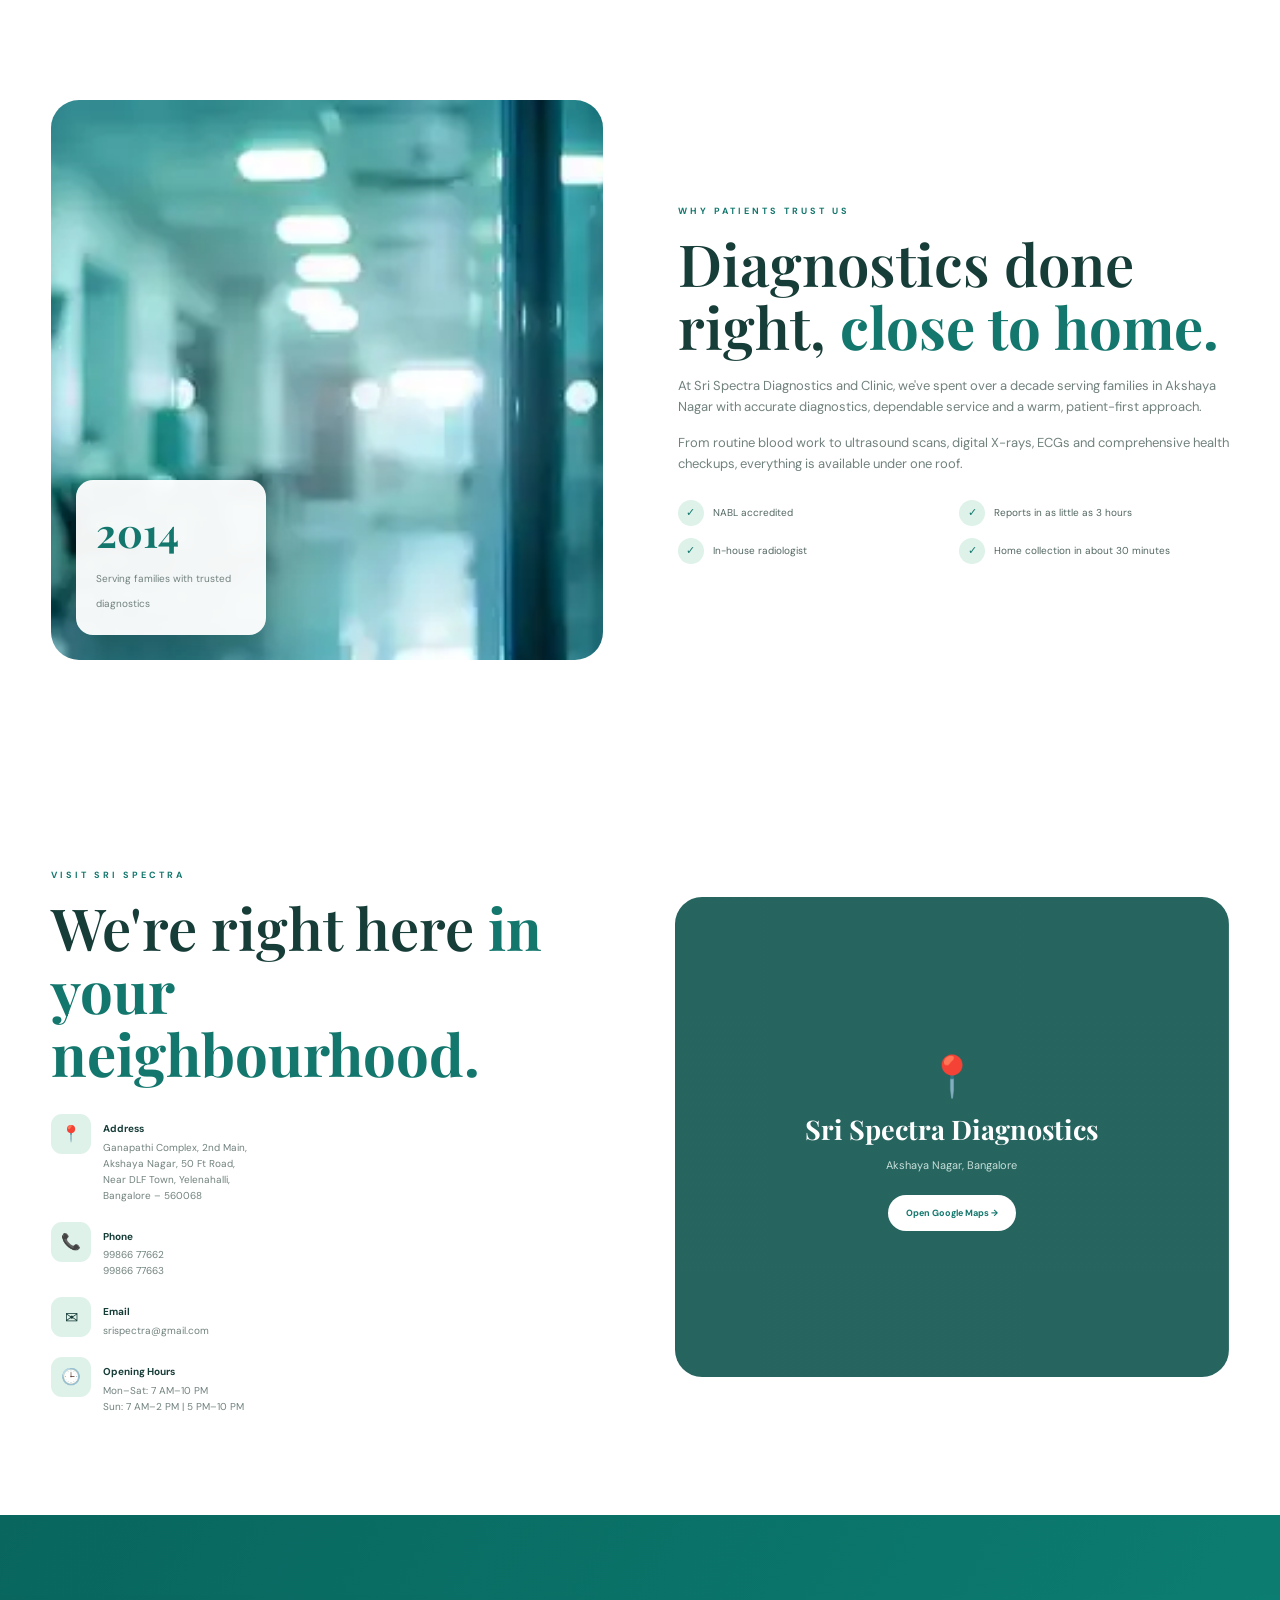
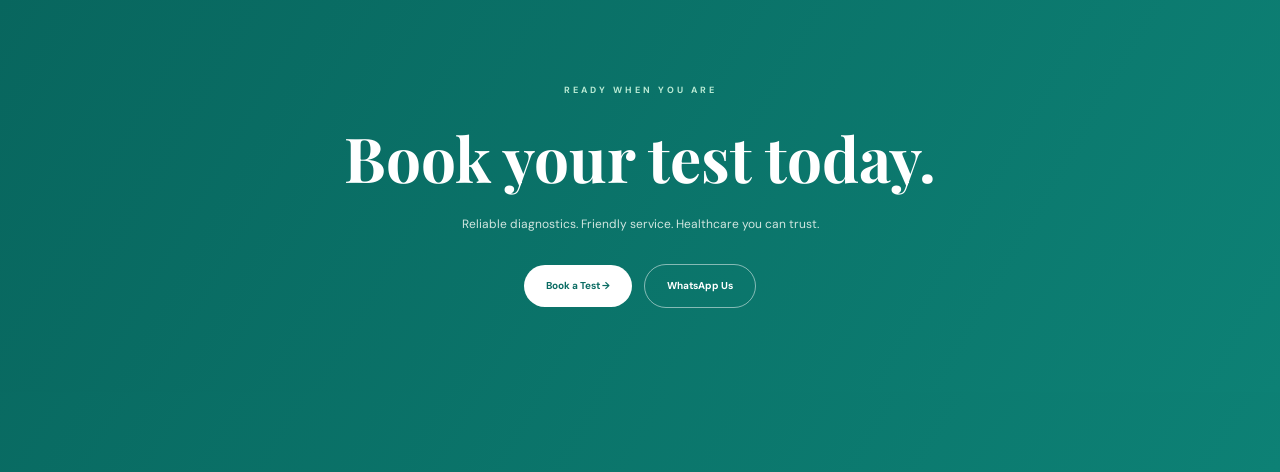
<file: about.html>
<!DOCTYPE html>
<html lang="en">

<head>
    <meta charset="UTF-8">
    <meta name="viewport" content="width=device-width, initial-scale=1.0">

    <title>Sri Spectra Diagnostics & Clinic | Akshaya Nagar</title>

    <meta name="description"
        content="Sri Spectra Diagnostics & Clinic - NABL accredited diagnostic centre in Akshaya Nagar, Bangalore. Pathology, ultrasound, X-ray, ECG, health packages and home sample collection.">

    <link rel="stylesheet" href="style.css">

    <link rel="preconnect" href="https://fonts.googleapis.com">
    <link rel="preconnect" href="https://fonts.gstatic.com" crossorigin>

    <link href="https://fonts.googleapis.com/css2?family=DM+Sans:wght@400;500;600;700&family=Playfair+Display:wght@500;600;700&display=swap"
        rel="stylesheet">
</head>

<body>
<section class="section about" id="about">

    <div class="container about-grid">

        <div class="about-image">

            <img
                src="img0.jpg"
                alt="Sri Spectra Diagnostics">

            <div class="floating-card">

                <strong>2014</strong>

                <span>
                    Serving families
                    with trusted diagnostics
                </span>

            </div>

        </div>


        <div class="about-content">

            <span class="eyebrow">
                WHY PATIENTS TRUST US
            </span>

            <h2>
                Diagnostics done right,
                <strong>close to home.</strong>
            </h2>

            <p>
                At Sri Spectra Diagnostics and Clinic, we've spent
                over a decade serving families in Akshaya Nagar with
                accurate diagnostics, dependable service and a warm,
                patient-first approach.
            </p>

            <p>
                From routine blood work to ultrasound scans, digital
                X-rays, ECGs and comprehensive health checkups,
                everything is available under one roof.
            </p>


            <div class="about-points">

                <div>
                    <span>✓</span>
                    <p>NABL accredited</p>
                </div>

                <div>
                    <span>✓</span>
                    <p>Reports in as little as 3 hours</p>
                </div>

                <div>
                    <span>✓</span>
                    <p>In-house radiologist</p>
                </div>

                <div>
                    <span>✓</span>
                    <p>Home collection in about 30 minutes</p>
                </div>

            </div>

        </div>

    </div>

</section>
 <section class="section contact" id="contact">

    <div class="container contact-grid">

        <div>

            <span class="eyebrow">
                VISIT SRI SPECTRA
            </span>

            <h2>
                We're right here
                <strong>in your neighbourhood.</strong>
            </h2>


            <div class="contact-list">

                <div>

                    <span>📍</span>

                    <div>

                        <strong>Address</strong>

                        <p>
                            Ganapathi Complex, 2nd Main,<br>
                            Akshaya Nagar, 50 Ft Road,<br>
                            Near DLF Town, Yelenahalli,<br>
                            Bangalore – 560068
                        </p>

                    </div>

                </div>


                <div>

                    <span>📞</span>

                    <div>

                        <strong>Phone</strong>

                        <p>
                            99866 77662<br>
                            99866 77663
                        </p>

                    </div>

                </div>


                <div>

                    <span>✉</span>

                    <div>

                        <strong>Email</strong>

                        <p>
                            srispectra@gmail.com
                        </p>

                    </div>

                </div>


                <div>

                    <span>🕒</span>

                    <div>

                        <strong>Opening Hours</strong>

                        <p>
                            Mon–Sat: 7 AM–10 PM<br>
                            Sun: 7 AM–2 PM | 5 PM–10 PM
                        </p>

                    </div>

                </div>

            </div>

        </div>


        <div class="map">

            <div class="map-content">

                <div class="map-pin">
                    📍
                </div>

                <h3>
                    Sri Spectra Diagnostics
                </h3>

                <p>
                    Akshaya Nagar, Bangalore
                </p>

                <a href="..." target="_blank" rel="noopener noreferrer">

                    Open Google Maps →

                </a>

            </div>

        </div>

    </div>

</section>


<!-- =====================================================
     CTA
===================================================== -->

<section class="final-cta">
   <section class="final-cta">

    <div class="container">

        <span>
            READY WHEN YOU ARE
        </span>

        <h2>
            Book your test today.
        </h2>

        <p>
            Reliable diagnostics. Friendly service.
            Healthcare you can trust.
        </p>


        <div>

            <a href="#booking">
                Book a Test →
            </a>

            
              <a href="..." target="_blank" rel="noopener noreferrer">
                WhatsApp Us

            </a>

        </div>

    </div>

</section>
</section>
</body>
</html>
</file>
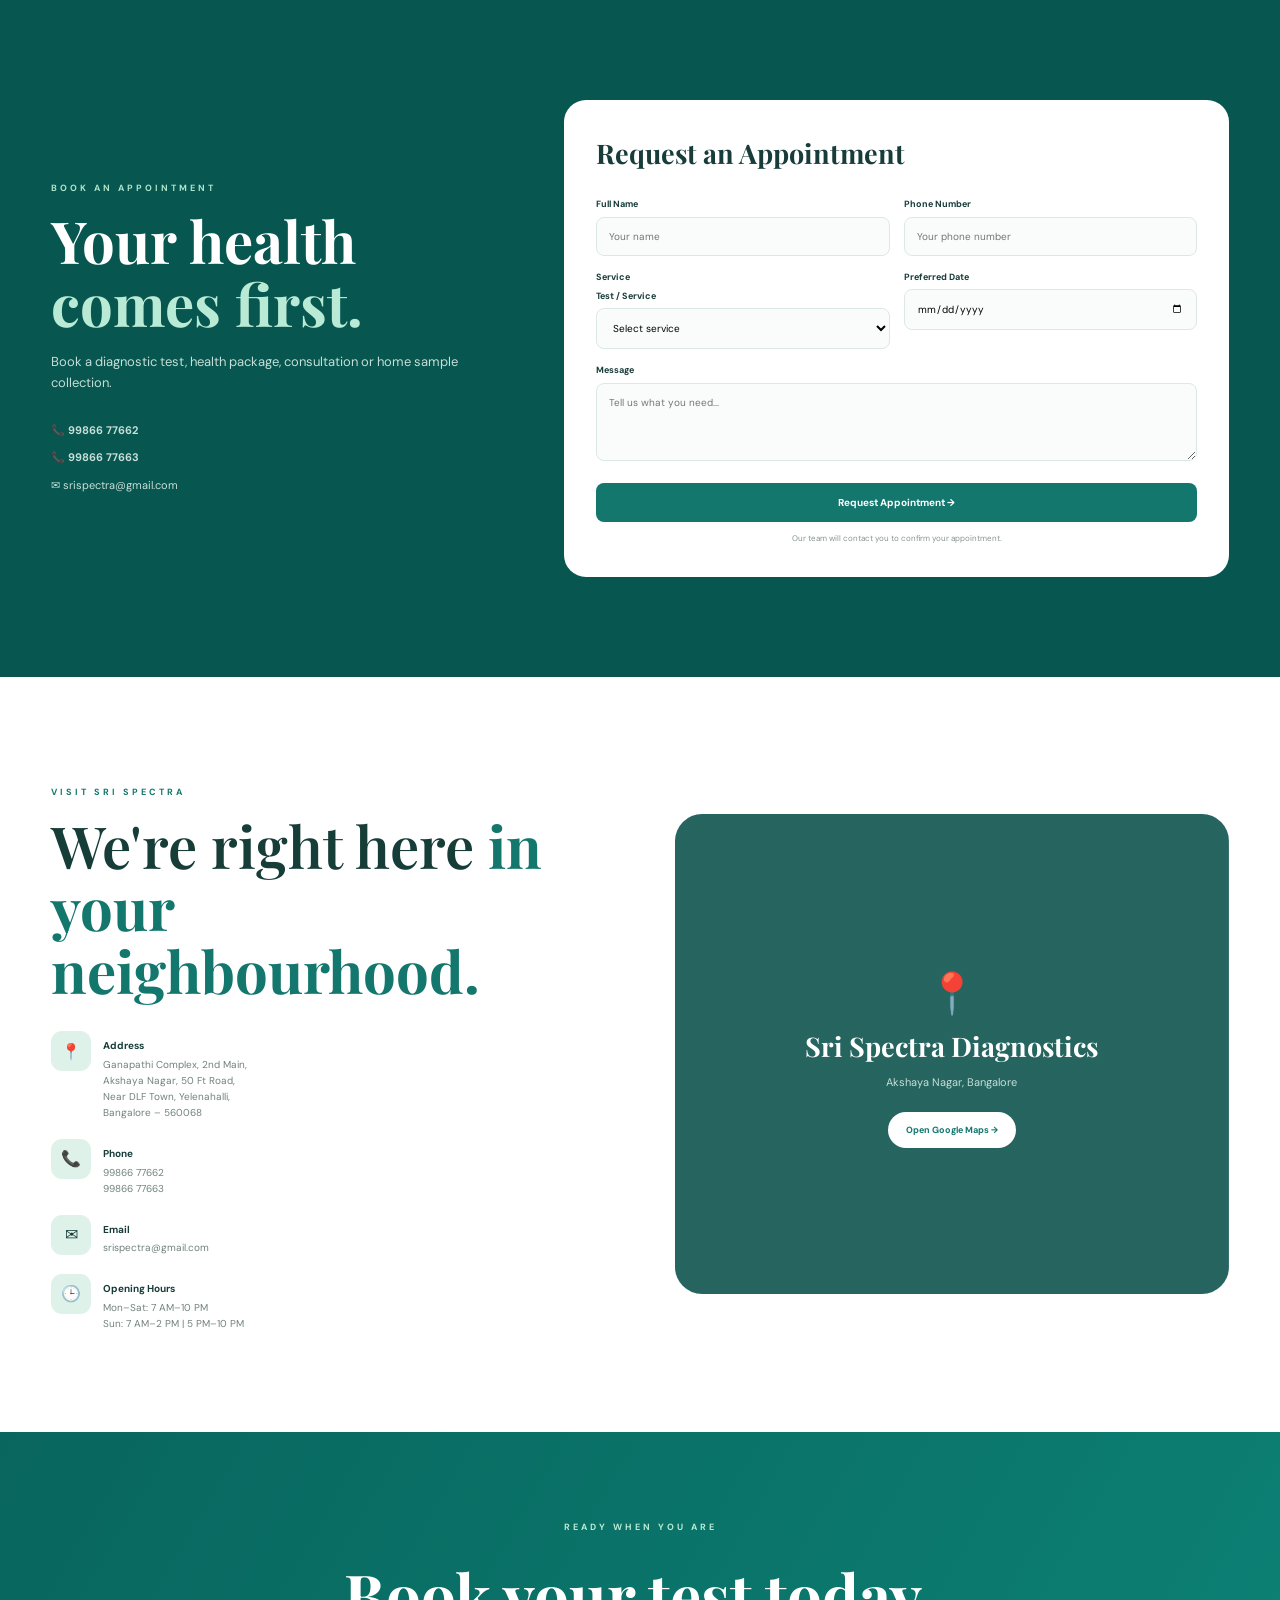
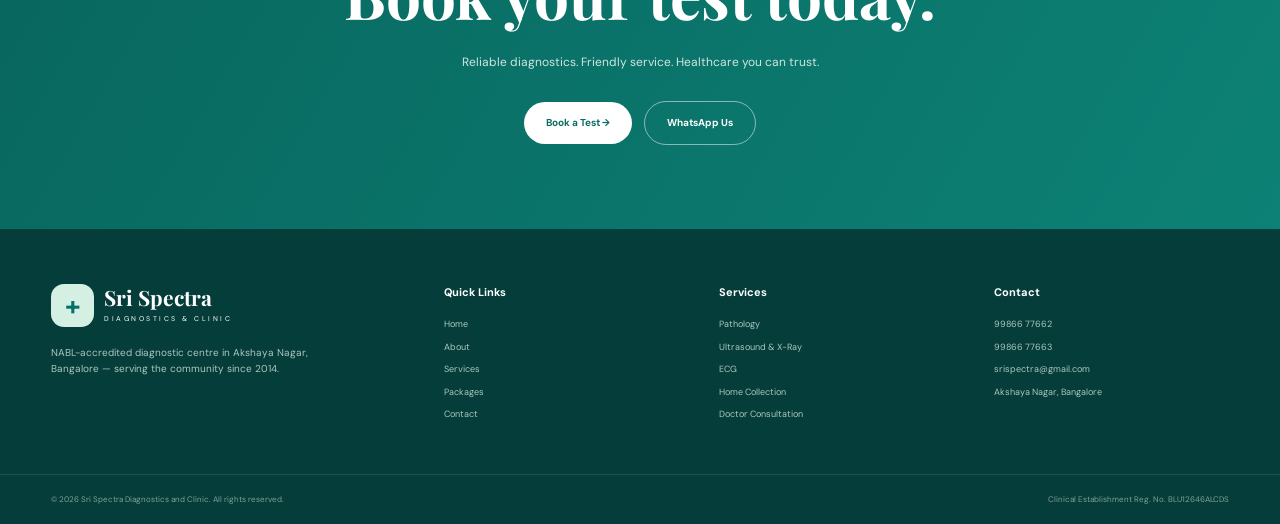
<file: booking.html>
<!DOCTYPE html>
<html lang="en">

<head>
    <meta charset="UTF-8">
    <meta name="viewport" content="width=device-width, initial-scale=1.0">

    <title>Sri Spectra Diagnostics & Clinic | Akshaya Nagar</title>

    <meta name="description"
        content="Sri Spectra Diagnostics & Clinic - NABL accredited diagnostic centre in Akshaya Nagar, Bangalore. Pathology, ultrasound, X-ray, ECG, health packages and home sample collection.">

    <link rel="stylesheet" href="style.css">

    <link rel="preconnect" href="https://fonts.googleapis.com">
    <link rel="preconnect" href="https://fonts.gstatic.com" crossorigin>

    <link href="https://fonts.googleapis.com/css2?family=DM+Sans:wght@400;500;600;700&family=Playfair+Display:wght@500;600;700&display=swap"
        rel="stylesheet">
</head>

<body>
    <section class="section booking" id="booking">

    <div class="container booking-grid">

        <div class="booking-info">

            <span class="eyebrow">
                BOOK AN APPOINTMENT
            </span>

            <h2>
                Your health
                <strong>comes first.</strong>
            </h2>

            <p>
                Book a diagnostic test, health package,
                consultation or home sample collection.
            </p>


            <div class="booking-contact">

                <p>📞 <strong>99866 77662</strong></p>

                <p>📞 <strong>99866 77663</strong></p>

                <p>✉ srispectra@gmail.com</p>

            </div>

        </div>


        <form class="booking-form">

            <h3>
                Request an Appointment
            </h3>


            <div class="form-row">

                <div>
                    <label>Full Name</label>
                    <input
                        type="text"
                        placeholder="Your name"
                        required>
                </div>

                <div>
                    <label>Phone Number</label>
                    <input
                        type="tel"
                        placeholder="Your phone number"
                        required>
                </div>

            </div>


            <div class="form-row">

                <div>
                    <label>Service</label>

                   <label for="testService">Test / Service</label>

<select id="testService" name="testService" required>
    <option value="">Select service</option>
    <option>Blood Test</option>
    <option>Thyroid Test</option>
    <option>Diabetes Test</option>
    <option>Health Checkup</option>
    <option>Home Collection</option>
</select> 

                </div>


                <div>
                    <label for="preferredDate">Preferred Date</label>

                     <input
                           type="date"
                           id="preferredDate"
                            name="preferredDate">

                </div>

            </div>


            <label>Message</label>

            <textarea
                rows="4"
                placeholder="Tell us what you need..."></textarea>


            <button type="submit">
                Request Appointment →
            </button>


            <small>
                Our team will contact you to confirm your appointment.
            </small>

        </form>

    </div>

</section>


<!-- =====================================================
     CONTACT
===================================================== -->

<section class="section contact" id="contact">

    <div class="container contact-grid">

        <div>

            <span class="eyebrow">
                VISIT SRI SPECTRA
            </span>

            <h2>
                We're right here
                <strong>in your neighbourhood.</strong>
            </h2>


            <div class="contact-list">

                <div>

                    <span>📍</span>

                    <div>

                        <strong>Address</strong>

                        <p>
                            Ganapathi Complex, 2nd Main,<br>
                            Akshaya Nagar, 50 Ft Road,<br>
                            Near DLF Town, Yelenahalli,<br>
                            Bangalore – 560068
                        </p>

                    </div>

                </div>


                <div>

                    <span>📞</span>

                    <div>

                        <strong>Phone</strong>

                        <p>
                            99866 77662<br>
                            99866 77663
                        </p>

                    </div>

                </div>


                <div>

                    <span>✉</span>

                    <div>

                        <strong>Email</strong>

                        <p>
                            srispectra@gmail.com
                        </p>

                    </div>

                </div>


                <div>

                    <span>🕒</span>

                    <div>

                        <strong>Opening Hours</strong>

                        <p>
                            Mon–Sat: 7 AM–10 PM<br>
                            Sun: 7 AM–2 PM | 5 PM–10 PM
                        </p>

                    </div>

                </div>

            </div>

        </div>


        <div class="map">

            <div class="map-content">

                <div class="map-pin">
                    📍
                </div>

                <h3>
                    Sri Spectra Diagnostics
                </h3>

                <p>
                    Akshaya Nagar, Bangalore
                </p>

                <a href="..." target="_blank" rel="noopener noreferrer">

                    Open Google Maps →

                </a>

            </div>

        </div>

    </div>

</section>


<!-- =====================================================
     CTA
===================================================== -->

<section class="final-cta">

    <div class="container">

        <span>
            READY WHEN YOU ARE
        </span>

        <h2>
            Book your test today.
        </h2>

        <p>
            Reliable diagnostics. Friendly service.
            Healthcare you can trust.
        </p>


        <div>

            <a href="#booking">
                Book a Test →
            </a>

            
              <a href="..." target="_blank" rel="noopener noreferrer">
                WhatsApp Us

            </a>

        </div>

    </div>

</section>


<!-- =====================================================
     FOOTER
===================================================== -->

<footer>

    <div class="container footer-grid">

        <div>

            <a href="#home" class="logo">

                <div class="logo-mark">
                    +
                </div>

                <div class="logo-text">

                    <strong>Sri Spectra</strong>

                    <span>
                        DIAGNOSTICS & CLINIC
                    </span>

                </div>

            </a>


            <p class="footer-about">
                NABL-accredited diagnostic centre in Akshaya Nagar,
                Bangalore — serving the community since 2014.
            </p>

        </div>


        <div>

            <h4>Quick Links</h4>

            <a href="#home">Home</a>
            <a href="about1.html">About</a>
            <a href="service.html">Services</a>
            <a href="package.html">Packages</a>
            <a href="contact.html">Contact</a>

        </div>


        <div>

            <h4>Services</h4>

            <a href="#services">Pathology</a>
            <a href="#services">Ultrasound & X-Ray</a>
            <a href="#services">ECG</a>
            <a href="#collection">Home Collection</a>
            <a href="#services">Doctor Consultation</a>

        </div>


        <div>

            <h4>Contact</h4>

            <p>99866 77662</p>
            <p>99866 77663</p>
            <p>srispectra@gmail.com</p>
            <p>Akshaya Nagar, Bangalore</p>

        </div>

    </div>


    <div class="footer-bottom">

        <div class="container">

            <p>
                © 2026 Sri Spectra Diagnostics and Clinic.
                All rights reserved.
            </p>

            <p>
                Clinical Establishment Reg. No. BLU12646ALCDS
            </p>

        </div>

    </div>

</footer>
</body>
</html>
</file>
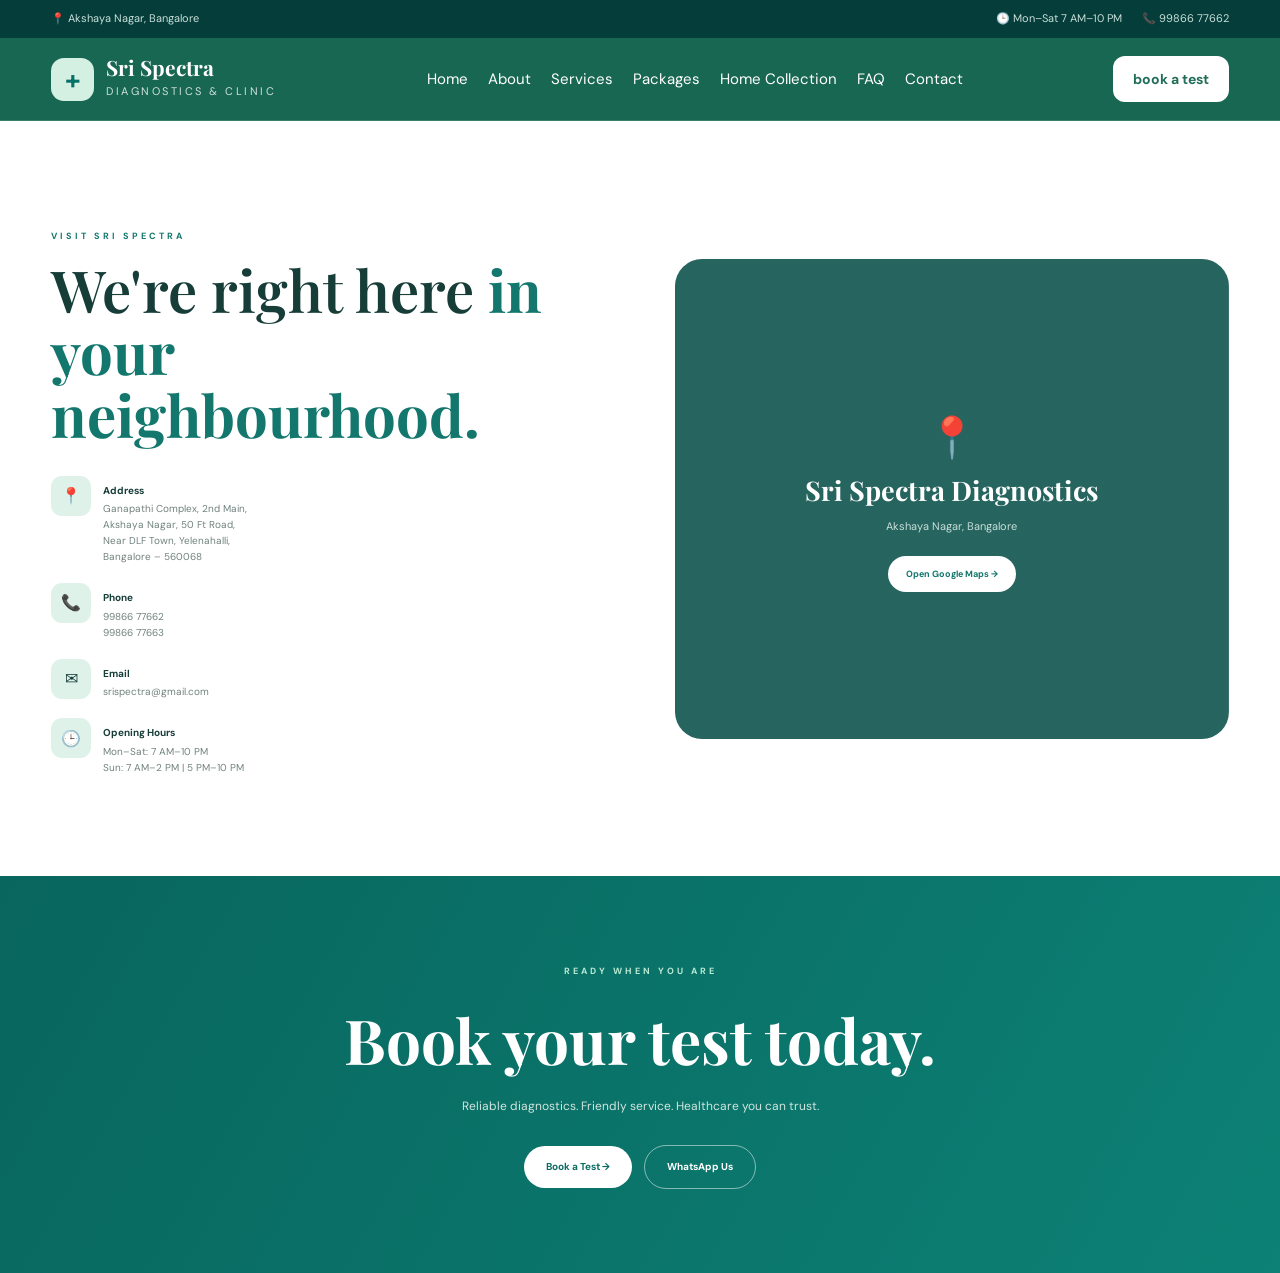
<file: contact.html>
<!DOCTYPE html>
<html lang="en">
<head>
    <meta charset="UTF-8">
    <meta name="viewport" content="width=device-width, initial-scale=1.0">

    <title>Sri Spectra Diagnostics & Clinic | Akshaya Nagar</title>

    <meta name="description"
        content="Sri Spectra Diagnostics & Clinic - NABL accredited diagnostic centre in Akshaya Nagar, Bangalore. Pathology, ultrasound, X-ray, ECG, health packages and home sample collection.">

    <link rel="stylesheet" href="style.css">

    <link rel="preconnect" href="https://fonts.googleapis.com">
    <link rel="preconnect" href="https://fonts.gstatic.com" crossorigin>

    <link href="https://fonts.googleapis.com/css2?family=DM+Sans:wght@400;500;600;700&family=Playfair+Display:wght@500;600;700&display=swap"
        rel="stylesheet">
</head>

<body>
    <style>
        .navbar {
    position: sticky;
    top: 0;
    z-index: 999;

    background: rgba(5, 91, 68, 0.92);
   -webkit-backdrop-filter: blur(15px);
backdrop-filter: blur(15px);

    border-bottom: 1px solid rgba(255,255,255,0.15);
}

.nav-container {
    max-width: 1250px;
    margin: auto;
    min-height: 78px;

    padding: 0 25px;

    display: flex;
    align-items: center;
    gap: 35px;
}

.logo {
    display: flex;
    align-items: center;
    gap: 12px;

    color: white;
}

.logo-icon {
    width: 45px;
    height: 45px;

    display: flex;
    align-items: center;
    justify-content: center;

    background: rgba(255,255,255,0.18);
    border: 1px solid rgba(255,255,255,0.25);

    border-radius: 14px;

    font-size: 21px;
}

.logo h2 {
    font-size: 20px;
}

.logo span {
    font-size: 11px;
    opacity: 0.8;
}

.desktop-nav {
    display: flex;
    gap: 28px;
    margin-left: auto;
}

.desktop-nav a {
    color: rgba(255,255,255,0.85);
    font-size: 14px;
    font-weight: 600;
    transition: 0.3s;
}

.desktop-nav a:hover,
.desktop-nav a.active {
    color: white;
}

.nav-btn {
    padding: 12px 20px;

    background: white;
    color: #226e59;

    border-radius: 12px;

    font-weight: 700;
    font-size: 14px;
}

/* =========================================
   MOBILE MENU
========================================= */

.mobile-menu-btn {
    display: none;
    width: 45px;
    height: 45px;
    border: none;
    border-radius: 12px;
    background: rgba(255, 255, 255, 0.18);
    border: 1px solid rgba(255, 255, 255, 0.35);
    -webkit-backdrop-filter: blur(15px);
backdrop-filter: blur(15px);
    cursor: pointer;
    padding: 10px;
    flex-direction: column;
    justify-content: center;
    align-items: center;
    gap: 5px;
}

.mobile-menu-btn span {
    display: block;
    width: 22px;
    height: 2.5px;
    background: #ffffff;
    border-radius: 5px;
    transition: all 0.3s ease;
}

/* Mobile Navigation Box */

.mobile-nav {
    display: none;
}


/* =========================================
   MOBILE RESPONSIVE
========================================= */

@media (max-width: 768px) {

    /* Hide desktop navigation */
    .desktop-nav {
        display: none !important;
    }

    /* Show menu button */
    .mobile-menu-btn {
        display: flex;
        margin-left: auto;
    }

    /* Mobile dropdown */
    .mobile-nav {
        position: absolute;
        top: 75px;
        left: 15px;
        right: 15px;

        display: flex;
        flex-direction: column;

        padding: 12px;

        background: rgba(255, 255, 255, 0.95);
        -webkit-backdrop-filter: blur(15px);
        -webkit-backdrop-filter: blur(15px);
          backdrop-filter: blur(15px);

        border: 1px solid rgba(255, 255, 255, 0.7);
        border-radius: 20px;

        box-shadow: 0 15px 40px rgba(0, 70, 50, 0.20);

        opacity: 0;
        visibility: hidden;
        transform: translateY(-15px);

        transition: all 0.3s ease;

        z-index: 9999;
    }

    /* Open mobile menu */
    .mobile-nav.active {
        opacity: 1;
        visibility: visible;
        transform: translateY(0);
    }

    /* Menu links */
    .mobile-nav a {
        display: flex;
        align-items: center;
        gap: 14px;

        padding: 14px 16px;

        color: #075c46;
        text-decoration: none;

        font-size: 16px;
        font-weight: 600;

        border-radius: 12px;

        transition: all 0.25s ease;
    }

    /* Arrow / icon */
    .mobile-nav a span {
        width: 30px;
        height: 30px;

        display: flex;
        align-items: center;
        justify-content: center;

        border-radius: 50%;

        background: #e7f8f1;
        color: #07855f;

        font-size: 18px;
        font-weight: bold;
    }

    /* Hover / tap */
    .mobile-nav a:hover {
        background: #e8f8f2;
        transform: translateX(5px);
    }

    /* Hamburger animation */
    .mobile-menu-btn.active span:nth-child(1) {
        transform: translateY(7.5px) rotate(45deg);
    }

    .mobile-menu-btn.active span:nth-child(2) {
        opacity: 0;
    }

    .mobile-menu-btn.active span:nth-child(3) {
        transform: translateY(-7.5px) rotate(-45deg);
    }

}


/* =========================================
   SMALL PHONES
========================================= */

@media (max-width: 480px) {

    .mobile-menu-btn {
        width: 42px;
        height: 42px;
    }

    .mobile-nav {
        top: 70px;
        left: 10px;
        right: 10px;
        border-radius: 18px;
    }

    .mobile-nav a {
        font-size: 15px;
        padding: 13px 14px;
    }

}
</style>
<!-- =====================================================
     TOP BAR
===================================================== -->

<div class="topbar">

    <div class="container topbar-inner">

        <span>📍 Akshaya Nagar, Bangalore</span>

        <div>
            <span>🕒 Mon–Sat 7 AM–10 PM</span>
            <a href="tel:9986677662">📞 99866 77662</a>
        </div>

    </div>

</div>


<!-- =====================================================
     NAVBAR
===================================================== -->

<header class="navbar">

    <div class="container nav-inner">

        <a href="#home" class="logo">

            <div class="logo-mark">
                +
            </div>

            <div class="logo-text">
                <strong>Sri Spectra</strong>
                <span>DIAGNOSTICS & CLINIC</span>
            </div>

        </a>


        <nav>

            <a href="index.html">Home</a>
            <a href="about1.html">About</a>
            <a href="service.html">Services</a>
            <a href="package.html">Packages</a>
            <a href="collection.html">Home Collection</a>
            <a href="faq.html">FAQ</a>
            <a href="contact.html">Contact</a>
        </nav>
    <nav>
        
            <a href="booking.html" class="nav-btn">

                <spam> book a test</spam>
                 </a>
        </nav>
    
       <button class="mobile-menu-btn" id="mobileMenuBtn" aria-label="Open Menu">
    <span></span>
    <span></span>
    <span></span>
     </button>
         

     <!-- Mobile Navigation -->
<div class="mobile-nav">

    <a href="index.html">
        <span>⌂</span>
        Home
    </a>

    <a href="about1.html">
        <span>●</span>
        About
    </a>

    <a href="service.html">
        <span>◆</span>
        Services
    </a>

    <a href="package.html">
        <span>★</span>
        Packages
    </a>

    <a href="collection.html">
        <span>●</span>
        Home Collection
    </a>

    <a href="faq.html">
        <span>?</span>
        FAQ
    </a>

    <a href="contact.html">
        <span>✉</span>
        Contact
    </a>

</div>
    </div>
    </header>
    <section class="section contact" id="contact">

    <div class="container contact-grid">

        <div>

            <span class="eyebrow">
                VISIT SRI SPECTRA
            </span>

            <h2>
                We're right here
                <strong>in your neighbourhood.</strong>
            </h2>


            <div class="contact-list">

                <div>

                    <span>📍</span>

                    <div>

                        <strong>Address</strong>

                        <p>
                            Ganapathi Complex, 2nd Main,<br>
                            Akshaya Nagar, 50 Ft Road,<br>
                            Near DLF Town, Yelenahalli,<br>
                            Bangalore – 560068
                        </p>

                    </div>

                </div>


                <div>

                    <span>📞</span>

                    <div>

                        <strong>Phone</strong>

                        <p>
                            99866 77662<br>
                            99866 77663
                        </p>

                    </div>

                </div>


                <div>

                    <span>✉</span>

                    <div>

                        <strong>Email</strong>

                        <p>
                            srispectra@gmail.com
                        </p>

                    </div>

                </div>


                <div>

                    <span>🕒</span>

                    <div>

                        <strong>Opening Hours</strong>

                        <p>
                            Mon–Sat: 7 AM–10 PM<br>
                            Sun: 7 AM–2 PM | 5 PM–10 PM
                        </p>

                    </div>

                </div>

            </div>

        </div>


        <div class="map">

            <div class="map-content">

                <div class="map-pin">
                    📍
                </div>

                <h3>
                    Sri Spectra Diagnostics
                </h3>

                <p>
                    Akshaya Nagar, Bangalore
                </p>

                <a href="..." target="_blank" rel="noopener noreferrer">

                    Open Google Maps →

                </a>

            </div>

        </div>

    </div>

</section>


<!-- =====================================================
     CTA
===================================================== -->

<section class="final-cta">

    <div class="container">

        <span>
            READY WHEN YOU ARE
        </span>

        <h2>
            Book your test today.
        </h2>

        <p>
            Reliable diagnostics. Friendly service.
            Healthcare you can trust.
        </p>


        <div>

            <a href="#booking">
                Book a Test →
            </a>

            
              <a href="..." target="_blank" rel="noopener noreferrer">
                WhatsApp Us

            </a>

        </div>

    </div>

</section>
<script src="script.js"></script>

</body>
</html>
</file>
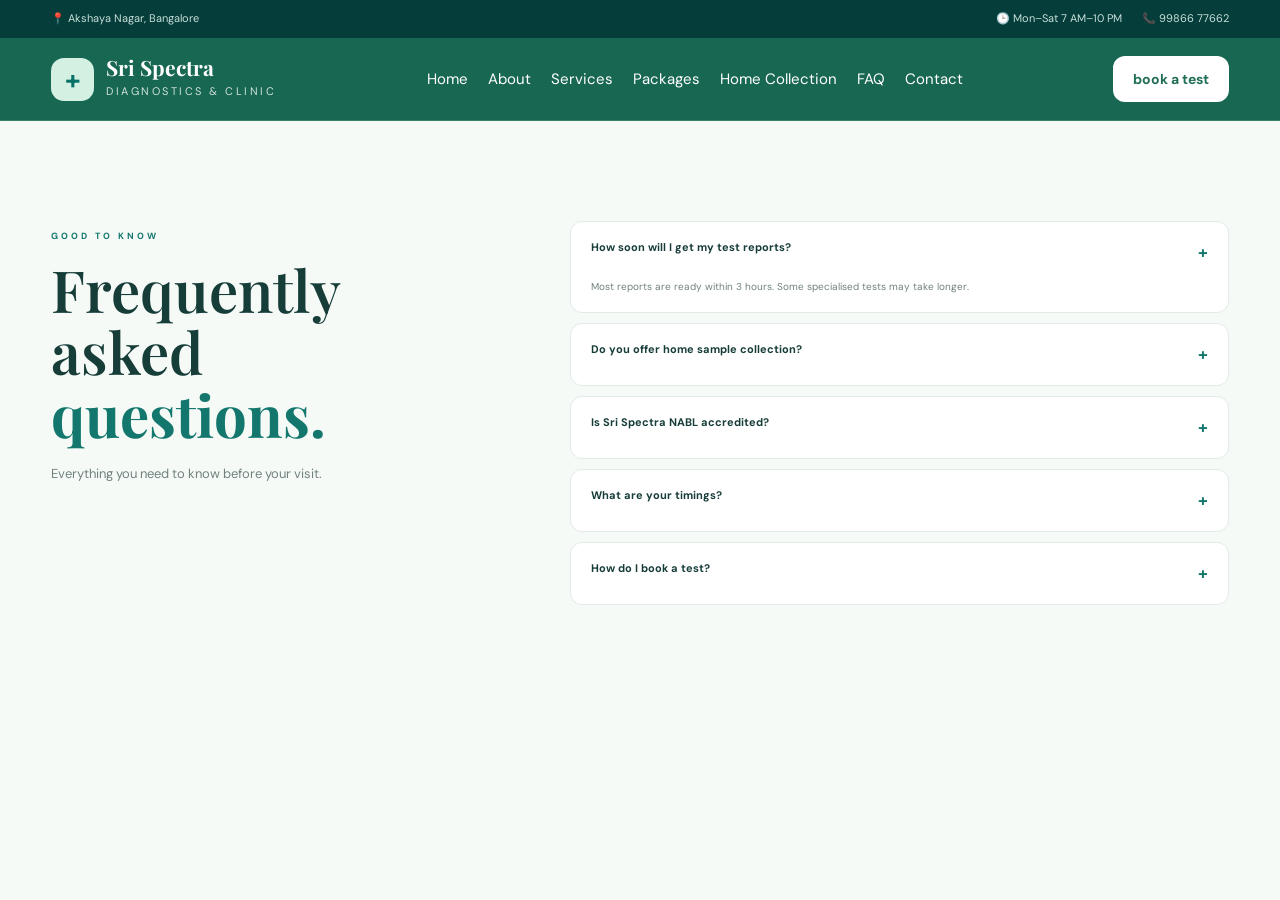
<file: faq.html>
<!DOCTYPE html>
<html lang="en">

<head>
    <meta charset="UTF-8">
    <meta name="viewport" content="width=device-width, initial-scale=1.0">

    <title>Sri Spectra Diagnostics & Clinic | Akshaya Nagar</title>

    <meta name="description"
        content="Sri Spectra Diagnostics & Clinic - NABL accredited diagnostic centre in Akshaya Nagar, Bangalore. Pathology, ultrasound, X-ray, ECG, health packages and home sample collection.">

    <link rel="stylesheet" href="style.css">

    <link rel="preconnect" href="https://fonts.googleapis.com">
    <link rel="preconnect" href="https://fonts.gstatic.com" crossorigin>

    <link href="https://fonts.googleapis.com/css2?family=DM+Sans:wght@400;500;600;700&family=Playfair+Display:wght@500;600;700&display=swap"
        rel="stylesheet">
</head>
<body>
    <style>
        .navbar {
    position: sticky;
    top: 0;
    z-index: 999;

    background: rgba(5, 91, 68, 0.92);
    -webkit-backdrop-filter: blur(15px);
backdrop-filter: blur(15px);

    border-bottom: 1px solid rgba(255,255,255,0.15);
}

.nav-container {
    max-width: 1250px;
    margin: auto;
    min-height: 78px;

    padding: 0 25px;

    display: flex;
    align-items: center;
    gap: 35px;
}

.logo {
    display: flex;
    align-items: center;
    gap: 12px;

    color: white;
}

.logo-icon {
    width: 45px;
    height: 45px;

    display: flex;
    align-items: center;
    justify-content: center;

    background: rgba(255,255,255,0.18);
    border: 1px solid rgba(255,255,255,0.25);

    border-radius: 14px;

    font-size: 21px;
}

.logo h2 {
    font-size: 20px;
}

.logo span {
    font-size: 11px;
    opacity: 0.8;
}

.desktop-nav {
    display: flex;
    gap: 28px;
    margin-left: auto;
}

.desktop-nav a {
    color: rgba(255,255,255,0.85);
    font-size: 14px;
    font-weight: 600;
    transition: 0.3s;
}

.desktop-nav a:hover,
.desktop-nav a.active {
    color: white;
}

.nav-btn {
    padding: 12px 20px;

    background: white;
    color: #226e59;

    border-radius: 12px;

    font-weight: 700;
    font-size: 14px;
}

/* =========================================
   MOBILE MENU
========================================= */

.mobile-menu-btn {
    display: none;
    width: 45px;
    height: 45px;
    border: none;
    border-radius: 12px;
    background: rgba(255, 255, 255, 0.18);
    border: 1px solid rgba(255, 255, 255, 0.35);
    -webkit-backdrop-filter: blur(15px);
backdrop-filter: blur(15px);
    cursor: pointer;
    padding: 10px;
    flex-direction: column;
    justify-content: center;
    align-items: center;
    gap: 5px;
}

.mobile-menu-btn span {
    display: block;
    width: 22px;
    height: 2.5px;
    background: #ffffff;
    border-radius: 5px;
    transition: all 0.3s ease;
}

/* Mobile Navigation Box */

.mobile-nav {
    display: none;
}


/* =========================================
   MOBILE RESPONSIVE
========================================= */

@media (max-width: 768px) {

    /* Hide desktop navigation */
    .desktop-nav {
        display: none !important;
    }

    /* Show menu button */
    .mobile-menu-btn {
        display: flex;
        margin-left: auto;
    }

    /* Mobile dropdown */
    .mobile-nav {
        position: absolute;
        top: 75px;
        left: 15px;
        right: 15px;

        display: flex;
        flex-direction: column;

        padding: 12px;

        background: rgba(255, 255, 255, 0.95);
        -webkit-backdrop-filter: blur(15px);
        -webkit-backdrop-filter: blur(15px);
          backdrop-filter: blur(15px);

        border: 1px solid rgba(255, 255, 255, 0.7);
        border-radius: 20px;

        box-shadow: 0 15px 40px rgba(0, 70, 50, 0.20);

        opacity: 0;
        visibility: hidden;
        transform: translateY(-15px);

        transition: all 0.3s ease;

        z-index: 9999;
    }

    /* Open mobile menu */
    .mobile-nav.active {
        opacity: 1;
        visibility: visible;
        transform: translateY(0);
    }

    /* Menu links */
    .mobile-nav a {
        display: flex;
        align-items: center;
        gap: 14px;

        padding: 14px 16px;

        color: #075c46;
        text-decoration: none;

        font-size: 16px;
        font-weight: 600;

        border-radius: 12px;

        transition: all 0.25s ease;
    }

    /* Arrow / icon */
    .mobile-nav a span {
        width: 30px;
        height: 30px;

        display: flex;
        align-items: center;
        justify-content: center;

        border-radius: 50%;

        background: #e7f8f1;
        color: #07855f;

        font-size: 18px;
        font-weight: bold;
    }

    /* Hover / tap */
    .mobile-nav a:hover {
        background: #e8f8f2;
        transform: translateX(5px);
    }

    /* Hamburger animation */
    .mobile-menu-btn.active span:nth-child(1) {
        transform: translateY(7.5px) rotate(45deg);
    }

    .mobile-menu-btn.active span:nth-child(2) {
        opacity: 0;
    }

    .mobile-menu-btn.active span:nth-child(3) {
        transform: translateY(-7.5px) rotate(-45deg);
    }

}


/* =========================================
   SMALL PHONES
========================================= */

@media (max-width: 480px) {

    .mobile-menu-btn {
        width: 42px;
        height: 42px;
    }

    .mobile-nav {
        top: 70px;
        left: 10px;
        right: 10px;
        border-radius: 18px;
    }

    .mobile-nav a {
        font-size: 15px;
        padding: 13px 14px;
    }

}
</style>
<!-- =====================================================
     TOP BAR
===================================================== -->

<div class="topbar">

    <div class="container topbar-inner">

        <span>📍 Akshaya Nagar, Bangalore</span>

        <div>
            <span>🕒 Mon–Sat 7 AM–10 PM</span>
            <a href="tel:9986677662">📞 99866 77662</a>
        </div>

    </div>

</div>


<!-- =====================================================
     NAVBAR
===================================================== -->

<header class="navbar">

    <div class="container nav-inner">

        <a href="#home" class="logo">

            <div class="logo-mark">
                +
            </div>

            <div class="logo-text">
                <strong>Sri Spectra</strong>
                <span>DIAGNOSTICS & CLINIC</span>
            </div>

        </a>


        <nav>

            <a href="index.html">Home</a>
            <a href="about1.html">About</a>
            <a href="service.html">Services</a>
            <a href="package.html">Packages</a>
            <a href="collection.html">Home Collection</a>
            <a href="faq.html">FAQ</a>
            <a href="contact.html">Contact</a>
        </nav>
    <nav>
        
            <a href="booking.html" class="nav-btn">

                <spam> book a test</spam>
                 </a>
        </nav>
    
       <button class="mobile-menu-btn" id="mobileMenuBtn" aria-label="Open Menu">
    <span></span>
    <span></span>
    <span></span>
     </button>
         

     <!-- Mobile Navigation -->
<div class="mobile-nav">

    <a href="index.html">
        <span>⌂</span>
        Home
    </a>

    <a href="about1.html">
        <span>●</span>
        About
    </a>

    <a href="service.html">
        <span>◆</span>
        Services
    </a>

    <a href="package.html">
        <span>★</span>
        Packages
    </a>

    <a href="collection.html">
        <span>●</span>
        Home Collection
    </a>

    <a href="faq.html">
        <span>?</span>
        FAQ
    </a>

    <a href="contact.html">
        <span>✉</span>
        Contact
    </a>

</div>
    </div>
    </header>

<section class="section faq" id="faq">

    <div class="container faq-grid">

        <div>

            <span class="eyebrow">
                GOOD TO KNOW
            </span>

            <h2>
                Frequently asked
                <strong>questions.</strong>
            </h2>

            <p>
                Everything you need to know before your visit.
            </p>

        </div>


        <div class="faq-list">

            <details open>

                <summary>
                    How soon will I get my test reports?
                    <span>+</span>
                </summary>

                <p>
                    Most reports are ready within 3 hours.
                    Some specialised tests may take longer.
                </p>

            </details>


            <details>

                <summary>
                    Do you offer home sample collection?
                    <span>+</span>
                </summary>

                <p>
                    Yes. A trained phlebotomist can collect samples
                    at home across Akshaya Nagar and nearby areas.
                </p>

            </details>


            <details>

                <summary>
                    Is Sri Spectra NABL accredited?
                    <span>+</span>
                </summary>

                <p>
                    Yes. Sri Spectra is NABL accredited and follows
                    national quality and competence standards.
                </p>

            </details>


            <details>

                <summary>
                    What are your timings?
                    <span>+</span>
                </summary>

                <p>
                    Monday to Saturday: 7 AM to 10 PM.
                    Sunday: 7 AM to 2 PM and 5 PM to 10 PM.
                </p>

            </details>


            <details>

                <summary>
                    How do I book a test?
                    <span>+</span>
                </summary>

                <p>
                    Call or WhatsApp 99866 77662, or use the
                    appointment form on this website.
                </p>

            </details>

        </div>

    </div>

</section>
<script src="script.js"></script>
</body>
</html>
</file>
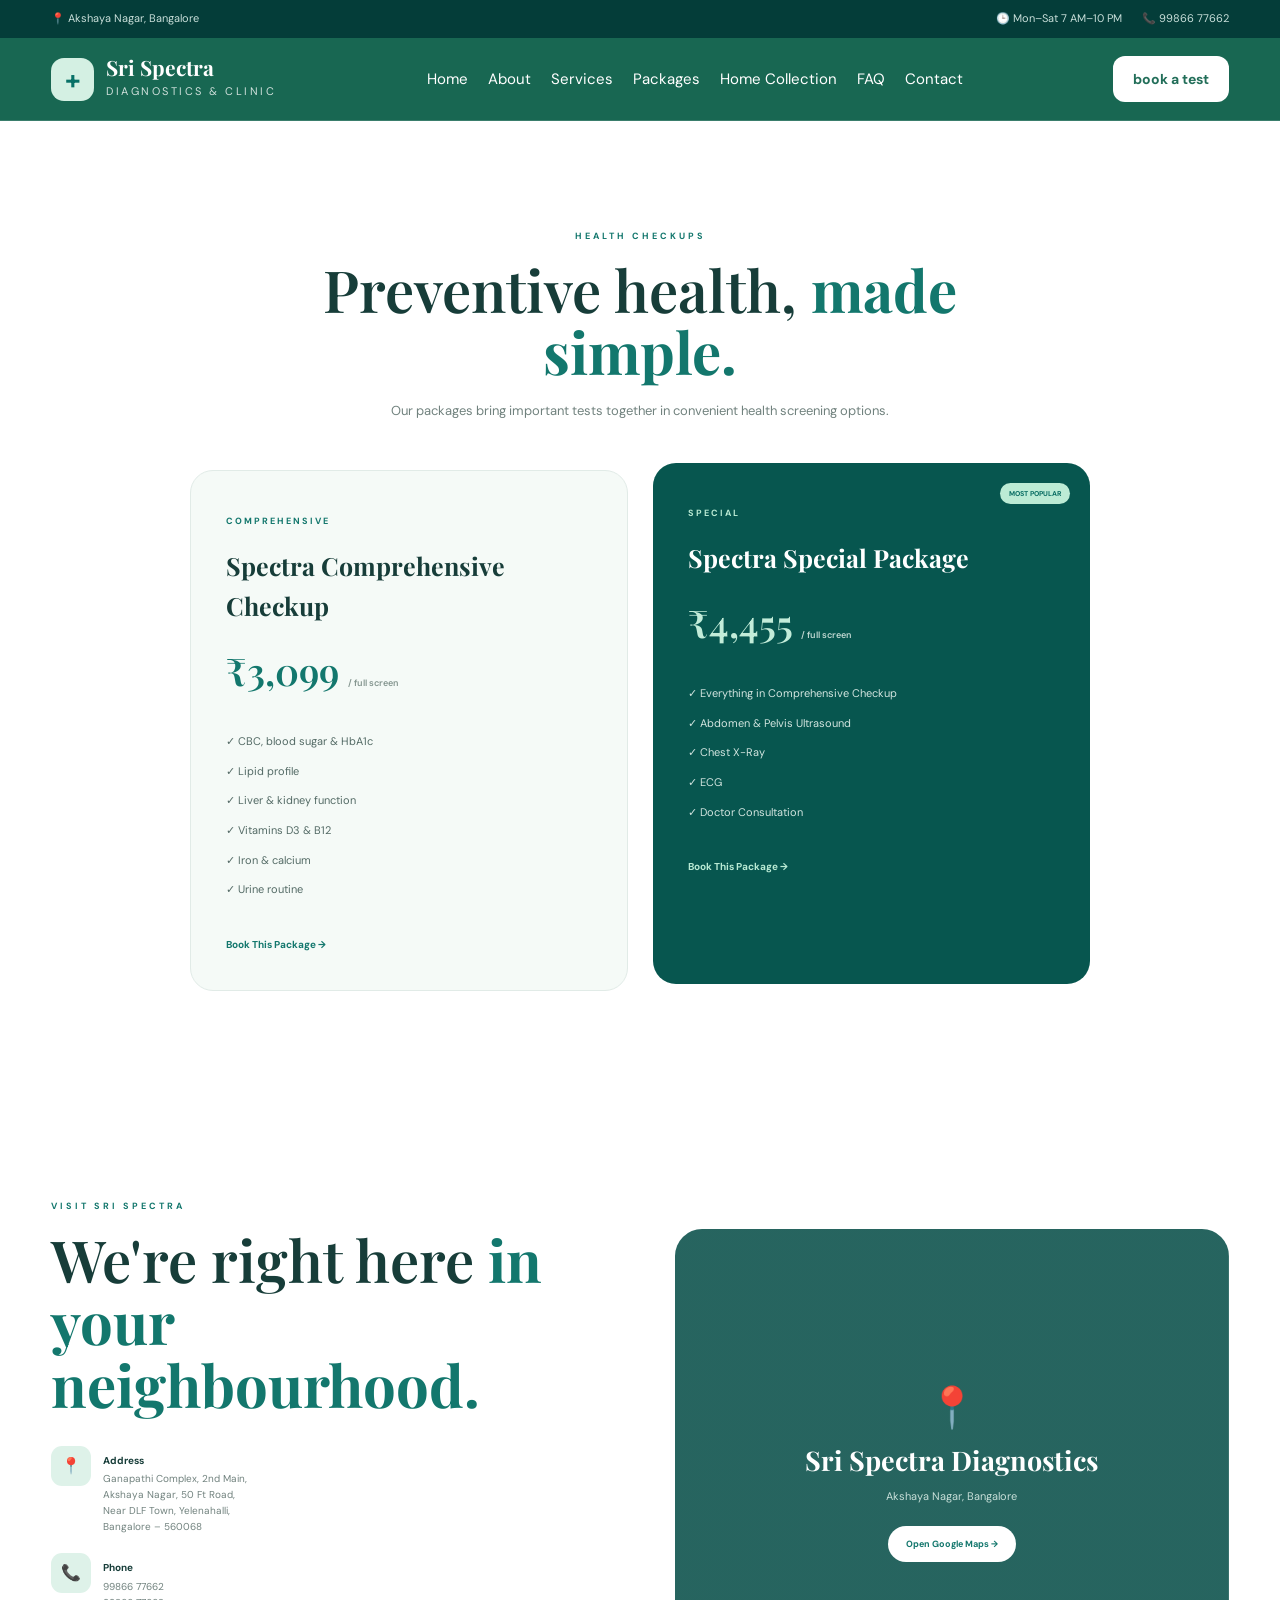
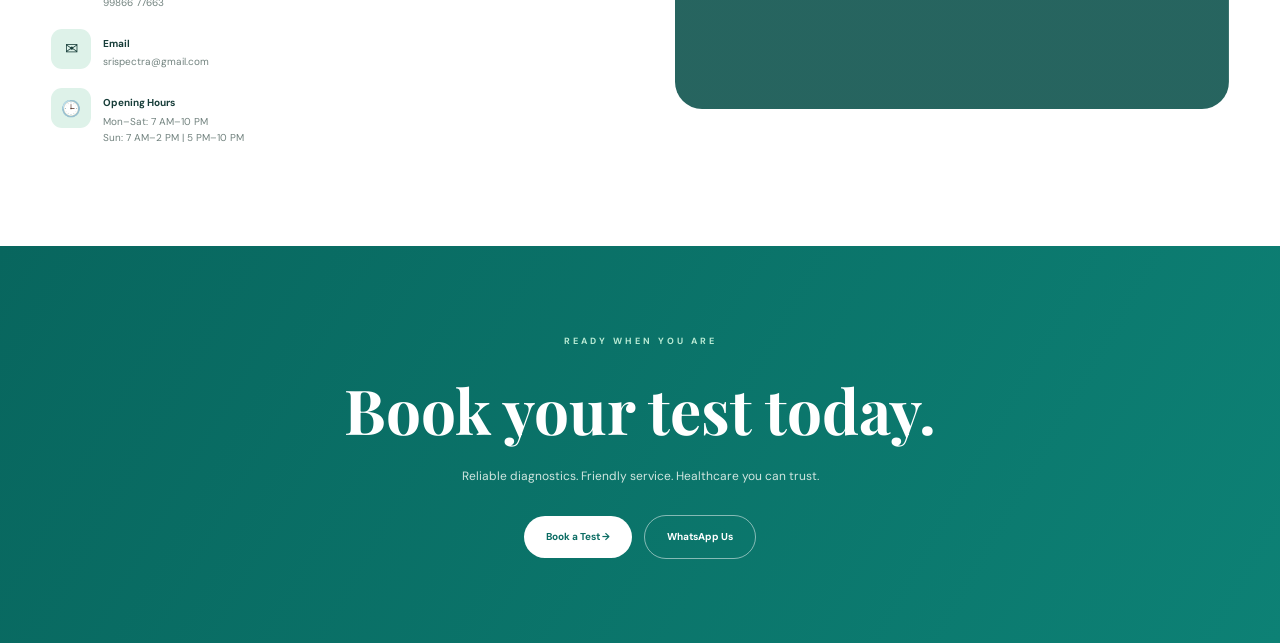
<file: package.html>
<!DOCTYPE html>
<html lang="en">

<head>
    <meta charset="UTF-8">
    <meta name="viewport" content="width=device-width, initial-scale=1.0">

    <title>Sri Spectra Diagnostics & Clinic | Akshaya Nagar</title>

    <meta name="description"
        content="Sri Spectra Diagnostics & Clinic - NABL accredited diagnostic centre in Akshaya Nagar, Bangalore. Pathology, ultrasound, X-ray, ECG, health packages and home sample collection.">

    <link rel="stylesheet" href="style.css">

    <link rel="preconnect" href="https://fonts.googleapis.com">
    <link rel="preconnect" href="https://fonts.gstatic.com" crossorigin>

    <link href="https://fonts.googleapis.com/css2?family=DM+Sans:wght@400;500;600;700&family=Playfair+Display:wght@500;600;700&display=swap"
        rel="stylesheet">
</head>

<body>
    <style>
        .navbar {
    position: sticky;
    top: 0;
    z-index: 999;

    background: rgba(5, 91, 68, 0.92);
    -webkit-backdrop-filter: blur(15px);
backdrop-filter: blur(15px);

    border-bottom: 1px solid rgba(255,255,255,0.15);
}

.nav-container {
    max-width: 1250px;
    margin: auto;
    min-height: 78px;

    padding: 0 25px;

    display: flex;
    align-items: center;
    gap: 35px;
}

.logo {
    display: flex;
    align-items: center;
    gap: 12px;

    color: white;
}

.logo-icon {
    width: 45px;
    height: 45px;

    display: flex;
    align-items: center;
    justify-content: center;

    background: rgba(255,255,255,0.18);
    border: 1px solid rgba(255,255,255,0.25);

    border-radius: 14px;

    font-size: 21px;
}

.logo h2 {
    font-size: 20px;
}

.logo span {
    font-size: 11px;
    opacity: 0.8;
}

.desktop-nav {
    display: flex;
    gap: 28px;
    margin-left: auto;
}

.desktop-nav a {
    color: rgba(255,255,255,0.85);
    font-size: 14px;
    font-weight: 600;
    transition: 0.3s;
}

.desktop-nav a:hover,
.desktop-nav a.active {
    color: white;
}

.nav-btn {
    padding: 12px 20px;

    background: white;
    color: #226e59;

    border-radius: 12px;

    font-weight: 700;
    font-size: 14px;
}

/* =========================================
   MOBILE MENU
========================================= */

.mobile-menu-btn {
    display: none;
    width: 45px;
    height: 45px;
    border: none;
    border-radius: 12px;
    background: rgba(255, 255, 255, 0.18);
    border: 1px solid rgba(255, 255, 255, 0.35);
    -webkit-backdrop-filter: blur(15px);
backdrop-filter: blur(15px);
    cursor: pointer;
    padding: 10px;
    flex-direction: column;
    justify-content: center;
    align-items: center;
    gap: 5px;
}

.mobile-menu-btn span {
    display: block;
    width: 22px;
    height: 2.5px;
    background: #ffffff;
    border-radius: 5px;
    transition: all 0.3s ease;
}

/* Mobile Navigation Box */

.mobile-nav {
    display: none;
}


/* =========================================
   MOBILE RESPONSIVE
========================================= */

@media (max-width: 768px) {

    /* Hide desktop navigation */
    .desktop-nav {
        display: none !important;
    }

    /* Show menu button */
    .mobile-menu-btn {
        display: flex;
        margin-left: auto;
    }

    /* Mobile dropdown */
    .mobile-nav {
        position: absolute;
        top: 75px;
        left: 15px;
        right: 15px;

        display: flex;
        flex-direction: column;

        padding: 12px;

        background: rgba(255, 255, 255, 0.95);
        -webkit-backdrop-filter: blur(15px);
        -webkit-backdrop-filter: blur(15px);
          backdrop-filter: blur(15px);

        border: 1px solid rgba(255, 255, 255, 0.7);
        border-radius: 20px;

        box-shadow: 0 15px 40px rgba(0, 70, 50, 0.20);

        opacity: 0;
        visibility: hidden;
        transform: translateY(-15px);

        transition: all 0.3s ease;

        z-index: 9999;
    }

    /* Open mobile menu */
    .mobile-nav.active {
        opacity: 1;
        visibility: visible;
        transform: translateY(0);
    }

    /* Menu links */
    .mobile-nav a {
        display: flex;
        align-items: center;
        gap: 14px;

        padding: 14px 16px;

        color: #075c46;
        text-decoration: none;

        font-size: 16px;
        font-weight: 600;

        border-radius: 12px;

        transition: all 0.25s ease;
    }

    /* Arrow / icon */
    .mobile-nav a span {
        width: 30px;
        height: 30px;

        display: flex;
        align-items: center;
        justify-content: center;

        border-radius: 50%;

        background: #e7f8f1;
        color: #07855f;

        font-size: 18px;
        font-weight: bold;
    }

    /* Hover / tap */
    .mobile-nav a:hover {
        background: #e8f8f2;
        transform: translateX(5px);
    }

    /* Hamburger animation */
    .mobile-menu-btn.active span:nth-child(1) {
        transform: translateY(7.5px) rotate(45deg);
    }

    .mobile-menu-btn.active span:nth-child(2) {
        opacity: 0;
    }

    .mobile-menu-btn.active span:nth-child(3) {
        transform: translateY(-7.5px) rotate(-45deg);
    }

}


/* =========================================
   SMALL PHONES
========================================= */

@media (max-width: 480px) {

    .mobile-menu-btn {
        width: 42px;
        height: 42px;
    }

    .mobile-nav {
        top: 70px;
        left: 10px;
        right: 10px;
        border-radius: 18px;
    }

    .mobile-nav a {
        font-size: 15px;
        padding: 13px 14px;
    }

}
</style>
<!-- =====================================================
     TOP BAR
===================================================== -->

<div class="topbar">

    <div class="container topbar-inner">

        <span>📍 Akshaya Nagar, Bangalore</span>

        <div>
            <span>🕒 Mon–Sat 7 AM–10 PM</span>
            <a href="tel:9986677662">📞 99866 77662</a>
        </div>

    </div>

</div>


<!-- =====================================================
     NAVBAR
===================================================== -->

<header class="navbar">

    <div class="container nav-inner">

        <a href="#home" class="logo">

            <div class="logo-mark">
                +
            </div>

            <div class="logo-text">
                <strong>Sri Spectra</strong>
                <span>DIAGNOSTICS & CLINIC</span>
            </div>

        </a>


        <nav>

            <a href="index.html">Home</a>
            <a href="about1.html">About</a>
            <a href="service.html">Services</a>
            <a href="package.html">Packages</a>
            <a href="collection.html">Home Collection</a>
            <a href="faq.html">FAQ</a>
            <a href="contact.html">Contact</a>
        </nav>
    <nav>
        
            <a href="booking.html" class="nav-btn">

                <spam> book a test</spam>
                 </a>
        </nav>
    
       <button class="mobile-menu-btn" id="mobileMenuBtn" aria-label="Open Menu">
    <span></span>
    <span></span>
    <span></span>
     </button>
         

     <!-- Mobile Navigation -->
<div class="mobile-nav">

    <a href="index.html">
        <span>⌂</span>
        Home
    </a>

    <a href="about1.html">
        <span>●</span>
        About
    </a>

    <a href="service.html">
        <span>◆</span>
        Services
    </a>

    <a href="package.html">
        <span>★</span>
        Packages
    </a>

    <a href="collection.html">
        <span>●</span>
        Home Collection
    </a>

    <a href="faq.html">
        <span>?</span>
        FAQ
    </a>

    <a href="contact.html">
        <span>✉</span>
        Contact
    </a>

</div>
    </div>
    </header>

<section class="section packages" id="packages">

    <div class="container">

        <div class="section-heading center">

            <span class="eyebrow">
                HEALTH CHECKUPS
            </span>

            <h2>
                Preventive health,
                <strong>made simple.</strong>
            </h2>

            <p>
                Our packages bring important tests together
                in convenient health screening options.
            </p>

        </div>


        <div class="package-grid">


            <!-- PACKAGE 1 -->

            <div class="package-card">

                <span class="package-tag">
                    COMPREHENSIVE
                </span>

                <h3>
                    Spectra Comprehensive Checkup
                </h3>

                <div class="price">
                    ₹3,099
                    <small>/ full screen</small>
                </div>


                <ul>

                    <li>✓ CBC, blood sugar & HbA1c</li>
                    <li>✓ Lipid profile</li>
                    <li>✓ Liver & kidney function</li>
                    <li>✓ Vitamins D3 & B12</li>
                    <li>✓ Iron & calcium</li>
                    <li>✓ Urine routine</li>

                </ul>


                <a href="#booking">
                    Book This Package →
                </a>

            </div>


            <!-- PACKAGE 2 -->

            <div class="package-card featured">

                <span class="popular">
                    MOST POPULAR
                </span>

                <span class="package-tag">
                    SPECIAL
                </span>

                <h3>
                    Spectra Special Package
                </h3>

                <div class="price">
                    ₹4,455
                    <small>/ full screen</small>
                </div>


                <ul>

                    <li>✓ Everything in Comprehensive Checkup</li>
                    <li>✓ Abdomen & Pelvis Ultrasound</li>
                    <li>✓ Chest X-Ray</li>
                    <li>✓ ECG</li>
                    <li>✓ Doctor Consultation</li>

                </ul>


                <a href="#booking">
                    Book This Package →
                </a>

            </div>

        </div>

    </div>
</section>

    <section class="section contact" id="contact">

    <div class="container contact-grid">

        <div>

            <span class="eyebrow">
                VISIT SRI SPECTRA
            </span>

            <h2>
                We're right here
                <strong>in your neighbourhood.</strong>
            </h2>


            <div class="contact-list">

                <div>

                    <span>📍</span>

                    <div>

                        <strong>Address</strong>

                        <p>
                            Ganapathi Complex, 2nd Main,<br>
                            Akshaya Nagar, 50 Ft Road,<br>
                            Near DLF Town, Yelenahalli,<br>
                            Bangalore – 560068
                        </p>

                    </div>

                </div>


                <div>

                    <span>📞</span>

                    <div>

                        <strong>Phone</strong>

                        <p>
                            99866 77662<br>
                            99866 77663
                        </p>

                    </div>

                </div>


                <div>

                    <span>✉</span>

                    <div>

                        <strong>Email</strong>

                        <p>
                            srispectra@gmail.com
                        </p>

                    </div>

                </div>


                <div>

                    <span>🕒</span>

                    <div>

                        <strong>Opening Hours</strong>

                        <p>
                            Mon–Sat: 7 AM–10 PM<br>
                            Sun: 7 AM–2 PM | 5 PM–10 PM
                        </p>

                    </div>

                </div>

            </div>

        </div>


        <div class="map">

            <div class="map-content">

                <div class="map-pin">
                    📍
                </div>

                <h3>
                    Sri Spectra Diagnostics
                </h3>

                <p>
                    Akshaya Nagar, Bangalore
                </p>

                <a href="..." target="_blank" rel="noopener noreferrer">

                    Open Google Maps →

                </a>

            </div>

        </div>

    </div>

</section>


<!-- =====================================================
     CTA
===================================================== -->

<section class="final-cta">

    <div class="container">

        <span>
            READY WHEN YOU ARE
        </span>

        <h2>
            Book your test today.
        </h2>

        <p>
            Reliable diagnostics. Friendly service.
            Healthcare you can trust.
        </p>


        <div>

            <a href="#booking">
                Book a Test →
            </a>

            
              <a href="..." target="_blank" rel="noopener noreferrer">
                WhatsApp Us

            </a>

        </div>

    </div>

</section>
<script src="script.js"></script>
    </body>
    </html>
</file>
<file: style.css>
/* =====================================================
   RESET
===================================================== */

* {
    margin: 0;
    padding: 0;
    box-sizing: border-box;
}

html {
    scroll-behavior: smooth;
}

body {
    font-family: "DM Sans", sans-serif;
    color: #173d39;
    background: #f5faf7;
    line-height: 1.6;
}

img {
    width: 100%;
    display: block;
}

a {
    text-decoration: none;
    color: inherit;
}

button,
input,
textarea,
select {
    font-family: inherit;
}

.container {
    width: min(1180px, 92%);
    margin: auto;
}

.section {
    padding: 100px 0;
}


/* =====================================================
   TOP BAR
===================================================== */

.topbar {
    background: #043d39;
    color: #c9dfda;

    font-size: 11px;
}

.topbar-inner {
    min-height: 38px;

    display: flex;
    justify-content: space-between;
    align-items: center;
}

.topbar-inner div {
    display: flex;
    gap: 20px;
}

.topbar a:hover {
    color: white;
}


/* =====================================================
   NAVBAR
===================================================== */

.navbar {
    position: absolute;

    top: 38px;
    left: 0;

    width: 100%;

    z-index: 100;

    padding: 18px 0;

    background: rgba(0, 45, 42, 0.22);

    -webkit-backdrop-filter: blur(10px);
     backdrop-filter: blur(10px);

    border-bottom: 1px solid rgba(255,255,255,0.14);
}

.nav-inner {
    display: flex;
    align-items: center;
    justify-content: space-between;

    gap: 20px;
}


/* LOGO */

.logo {
    display: flex;
    align-items: center;
    gap: 10px;

    color: white;
}

.logo-mark {
    width: 43px;
    height: 43px;

    border-radius: 13px;

    display: flex;
    justify-content: center;
    align-items: center;

    background: #d4f0e3;

    color: #087167;

    font-size: 27px;
    font-weight: 700;
}

.logo-text strong {
    display: block;

    font-family: "Playfair Display", serif;

    font-size: 21px;

    line-height: 1;
}

.logo-text span {
    display: block;

    font-size: 7px;

    letter-spacing: 2.5px;

    margin-top: 5px;
}


/* NAVIGATION */

nav {
    display: flex;

    gap: 20px;
}

nav a {
    color: white;

    font-size: 15px;

    transition: 0.3s;
}

nav a:hover {
    color: #b9ead4;
}


/* NAV BUTTON */

.nav-btn {
    padding: 11px 18px;

    border-radius: 30px;

    background: white;

    color: #087167;

    font-size: 18px;

    font-weight: 700;

    white-space: nowrap;
}
/* =========================================
   MOBILE MENU
========================================= */

.mobile-menu-btn {
    display: none;
    width: 45px;
    height: 45px;
    border: none;
    border-radius: 12px;
    background: rgba(255, 255, 255, 0.18);
    border: 1px solid rgba(255, 255, 255, 0.35);
    -webkit-backdrop-filter: blur(15px);
backdrop-filter: blur(15px);
    cursor: pointer;
    padding: 10px;
    flex-direction: column;
    justify-content: center;
    align-items: center;
    gap: 5px;
}

.mobile-menu-btn span {
    display: block;
    width: 22px;
    height: 2.5px;
    background: #ffffff;
    border-radius: 5px;
    transition: all 0.3s ease;
}

/* Mobile Navigation Box */

.mobile-nav {
    display: none;
}


/* =========================================
   MOBILE RESPONSIVE
========================================= */

@media (max-width: 768px) {

    /* Hide desktop navigation */
    .desktop-nav {
        display: none !important;
    }

    /* Show menu button */
    .mobile-menu-btn {
        display: flex;
        margin-left: auto;
    }

    /* Mobile dropdown */
    .mobile-nav {
        position: absolute;
        top: 75px;
        left: 15px;
        right: 15px;

        display: flex;
        flex-direction: column;

        padding: 12px;

        background: rgba(255, 255, 255, 0.95);
        -webkit-backdrop-filter: blur(15px);
        -webkit-backdrop-filter: blur(15px);
          backdrop-filter: blur(15px);

        border: 1px solid rgba(255, 255, 255, 0.7);
        border-radius: 20px;

        box-shadow: 0 15px 40px rgba(0, 70, 50, 0.20);

        opacity: 0;
        visibility: hidden;
        transform: translateY(-15px);

        transition: all 0.3s ease;

        z-index: 9999;
    }

    /* Open mobile menu */
    .mobile-nav.active {
        opacity: 1;
        visibility: visible;
        transform: translateY(0);
    }

    /* Menu links */
    .mobile-nav a {
        display: flex;
        align-items: center;
        gap: 14px;

        padding: 14px 16px;

        color: #075c46;
        text-decoration: none;

        font-size: 16px;
        font-weight: 600;

        border-radius: 12px;

        transition: all 0.25s ease;
    }

    /* Arrow / icon */
    .mobile-nav a span {
        width: 30px;
        height: 30px;

        display: flex;
        align-items: center;
        justify-content: center;

        border-radius: 50%;

        background: #e7f8f1;
        color: #07855f;

        font-size: 18px;
        font-weight: bold;
    }

    /* Hover / tap */
    .mobile-nav a:hover {
        background: #e8f8f2;
        transform: translateX(5px);
    }

    /* Hamburger animation */
    .mobile-menu-btn.active span:nth-child(1) {
        transform: translateY(7.5px) rotate(45deg);
    }

    .mobile-menu-btn.active span:nth-child(2) {
        opacity: 0;
    }

    .mobile-menu-btn.active span:nth-child(3) {
        transform: translateY(-7.5px) rotate(-45deg);
    }

}


/* =========================================
   SMALL PHONES
========================================= */

@media (max-width: 480px) {

    .mobile-menu-btn {
        width: 42px;
        height: 42px;
    }

    .mobile-nav {
        top: 70px;
        left: 10px;
        right: 10px;
        border-radius: 18px;
    }

    .mobile-nav a {
        font-size: 15px;
        padding: 13px 14px;
    }

}


/* =====================================================
   HERO
===================================================== */

.hero {
    min-height: 770px;

    position: relative;

    display: flex;
    align-items: center;

    color: white;

    overflow: hidden;
}

.hero-bg {
    position: absolute;

    inset: 0;

    z-index: -1;

    background:
        linear-gradient(
            90deg,
            rgba(2, 48, 45, 0.97),
            rgba(2, 61, 56, 0.76),
            rgba(2, 61, 56, 0.20)
        ),
        url("https://images.unsplash.com/photo-1576091160550-2173dba999ef?auto=format&fit=crop&w=2000&q=90");

    background-size: cover;

    background-position: center;
}

.hero-content {
    max-width: 720px;

    padding-top: 90px;
}

.hero-location {
    display: block;

    color: #b6e7d2;

    font-size: 15px;

    letter-spacing: 3px;

    font-weight: 700;

    margin-bottom: 16px;
}

.trust-badge {
    display: inline-block;

    padding: 7px 13px;

    border: 1px solid rgba(255,255,255,0.25);

    background: rgba(255,255,255,0.09);

    -webkit-backdrop-filter: blur(10px);
      backdrop-filter: blur(10px);

    border-radius: 30px;

    font-size: px;

    margin-bottom: 22px;
}

.hero h1 {
    font-family: "Playfair Display", serif;

    font-size: clamp(50px, 7vw, 82px);

    line-height: 1.02;

    font-weight: 600;

    margin-bottom: 22px;
}

.hero h1 span {
    display: block;

    color: #b8ead5;
}

.hero-content > p {
    max-width: 620px;

    color: #d2e5e0;

    font-size: 16px;
}

.hero-actions {
    display: flex;

    gap: 14px;

    margin-top: 30px;
}


/* BUTTONS */

.btn-primary,
.btn-outline {
    display: inline-block;

    padding: 14px 22px;

    border-radius: 30px;

    font-size: 11px;

    font-weight: 700;

    transition: 0.3s;
}

.btn-primary {
    background: #c9eddb;

    color: #087167;
}

.btn-primary:hover {
    transform: translateY(-3px);

    box-shadow: 0 12px 30px rgba(0,0,0,0.18);
}

.btn-outline {
    border: 1px solid rgba(255,255,255,0.5);

    color: white;
}

.btn-outline:hover {
    background: white;

    color: #087167;
}


/* HERO STATS */

.hero-highlights {
    display: flex;

    gap: 45px;

    margin-top: 48px;
}

.hero-highlights div {
    display: flex;

    flex-direction: column;
}

.hero-highlights strong {
    font-size: 26px;
}

.hero-highlights span {
    color: #b9d3cd;

    font-size: 9px;
}


/* =====================================================
   QUICK CARDS
===================================================== */

.quick-section {
    margin-top: -55px;

    position: relative;

    z-index: 20;
}

.quick-grid {
    display: grid;

    grid-template-columns: repeat(4, 1fr);

    gap: 14px;
}

.quick-card {
    background: rgba(255,255,255,0.96);

    border: 1px solid #e2ece8;

    border-radius: 17px;

    padding: 19px;

    display: flex;

    align-items: center;

    gap: 12px;

    box-shadow: 0 18px 40px rgba(15,80,70,0.11);

    transition: 0.3s;
}

.quick-card:hover {
    transform: translateY(-6px);
}

.quick-icon {
    width: 44px;
    height: 44px;

    flex-shrink: 0;

    display: flex;
    align-items: center;
    justify-content: center;

    border-radius: 12px;

    background: #e0f3e9;

    font-size: 19px;
}

.quick-card h3 {
    font-size: 12px;
}

.quick-card p {
    color: #7c8d89;

    font-size: 9px;
}

.quick-card > span {
    margin-left: auto;

    color: #14776d;
}


/* =====================================================
   HEADINGS
===================================================== */

.eyebrow {
    display: inline-block;

    color: #13776d;

    font-size: 9px;

    letter-spacing: 3px;

    font-weight: 700;

    margin-bottom: 14px;
}

.section-heading {
    max-width: 700px;

    margin-bottom: 48px;
}

.section-heading.center {
    text-align: center;

    margin-left: auto;
    margin-right: auto;
}

.section-heading h2,
.about-content h2,
.thyroid-content h2,
.collection-content h2,
.faq-grid h2,
.contact h2 {
    font-family: "Playfair Display", serif;

    font-size: clamp(40px, 5vw, 58px);

    line-height: 1.08;

    font-weight: 600;

    margin-bottom: 18px;
}

.section-heading h2 strong,
.about-content h2 strong,
.thyroid-content h2 strong,
.collection-content h2 strong,
.faq-grid h2 strong,
.contact h2 strong {
    color: #13776d;
}

.section-heading p,
.about-content > p,
.collection-content > p,
.faq-grid > div > p {
    color: #71827e;

    font-size: 13px;
}


/* =====================================================
   ABOUT
===================================================== */

.about {
    background: white;
}

.about-grid {
    display: grid;

    grid-template-columns: 1fr 1fr;

    gap: 75px;

    align-items: center;
}

.about-image {
    position: relative;

    height: 560px;

    border-radius: 28px;

    overflow: hidden;
}

.about-image img {
    height: 100%;

    object-fit: cover;
}

.floating-card {
    position: absolute;

    left: 25px;
    bottom: 25px;

    width: 190px;

    padding: 20px;

    background: rgba(255,255,255,0.95);

    border-radius: 17px;

    box-shadow: 0 20px 40px rgba(0,0,0,0.15);
}

.floating-card strong {
    display: block;

    font-family: "Playfair Display", serif;

    color: #13776d;

    font-size: 40px;
}

.floating-card span {
    color: #71827e;

    font-size: 10px;
}

.about-content > p {
    margin-bottom: 16px;
}

.about-points {
    display: grid;

    grid-template-columns: 1fr 1fr;

    gap: 12px;

    margin-top: 25px;
}

.about-points div {
    display: flex;

    align-items: center;

    gap: 9px;
}

.about-points span {
    width: 26px;
    height: 26px;

    display: flex;

    justify-content: center;
    align-items: center;

    border-radius: 50%;

    background: #def2e9;

    color: #13776d;

    font-size: 11px;
}

.about-points p {
    color: #526762;

    font-size: 10px;
}


/* =====================================================
   SERVICES
===================================================== */

.services {
    background: #f3f9f6;
}

.service-grid {
    display: grid;

    grid-template-columns: repeat(3, 1fr);

    gap: 20px;
}

.service-card {
    background: white;

    border: 1px solid #e1ebe7;

    border-radius: 22px;

    overflow: hidden;

    transition: 0.35s;
}

.service-card:hover {
    transform: translateY(-7px);

    box-shadow: 0 22px 45px rgba(15,80,70,0.12);
}

.service-image {
    height: 210px;

    overflow: hidden;
}

.service-image img {
    height: 100%;

    object-fit: cover;

    transition: 0.5s;
}

.service-card:hover .service-image img {
    transform: scale(1.06);
}

.service-body {
    padding: 25px;

    position: relative;
}

.service-number {
    position: absolute;

    right: 20px;
    top: 20px;

    color: #b4c8c3;

    font-size: 10px;

    font-weight: 700;
}

.service-icon {
    width: 43px;
    height: 43px;

    border-radius: 12px;

    display: flex;
    align-items: center;
    justify-content: center;

    background: #def2e9;

    font-size: 20px;

    margin-bottom: 15px;
}

.service-body h3 {
    font-family: "Playfair Display", serif;

    font-size: 21px;

    margin-bottom: 9px;
}

.service-body p {
    color: #71827e;

    font-size: 10px;

    line-height: 1.7;

    min-height: 55px;

    margin-bottom: 17px;
}

.service-body a {
    color: #13776d;

    font-size: 10px;

    font-weight: 700;
}


/* =====================================================
   THYROID
===================================================== */

.thyroid {
    background: white;
}

.thyroid-grid {
    display: grid;

    grid-template-columns: 0.9fr 1.1fr;

    gap: 70px;

    align-items: center;
}

.thyroid-image {
    position: relative;

    height: 550px;

    overflow: hidden;

    border-radius: 27px;
}

.thyroid-image img {
    height: 100%;

    object-fit: cover;
}

.thyroid-floating {
    position: absolute;

    bottom: 22px;
    left: 22px;

    padding: 15px 18px;

    background: rgba(255,255,255,0.95);

    border-radius: 15px;

    display: flex;

    align-items: center;

    gap: 10px;
}

.thyroid-floating > span {
    width: 40px;
    height: 40px;

    display: flex;
    align-items: center;
    justify-content: center;

    border-radius: 10px;

    background: #def2e9;
}

.thyroid-floating strong {
    display: block;

    font-size: 11px;
}

.thyroid-floating small {
    display: block;

    color: #71827e;

    font-size: 8px;
}

.thyroid-content > p {
    color: #71827e;

    font-size: 13px;

    line-height: 1.8;

    margin-bottom: 25px;
}

.thyroid-cards {
    display: grid;

    grid-template-columns: 1fr 1fr;

    gap: 12px;

    margin-bottom: 28px;
}

.thyroid-cards > div {
    padding: 15px;

    border-radius: 13px;

    background: #f4f9f7;

    border: 1px solid #e1ece8;
}

.thyroid-cards span {
    display: block;

    color: #13776d;

    font-weight: 700;

    font-size: 13px;
}

.thyroid-cards p {
    color: #71827e;

    font-size: 9px;

    margin-top: 4px;
}


/* =====================================================
   DIFFERENCE
===================================================== */

.difference {
    background: #f3f9f6;
}

.difference-grid {
    display: grid;

    grid-template-columns: repeat(5, 1fr);

    gap: 14px;
}

.difference-card {
    padding: 25px;

    background: white;

    border-radius: 18px;

    border: 1px solid #e1ebe7;

    text-align: center;
}

.difference-card > strong {
    display: block;

    color: #13776d;

    font-family: "Playfair Display", serif;

    font-size: 32px;

    margin-bottom: 10px;
}

.difference-card h3 {
    font-size: 12px;

    margin-bottom: 7px;
}

.difference-card p {
    color: #71827e;

    font-size: 9px;
}


/* =====================================================
   PACKAGES
===================================================== */

.packages {
    background: white;
}

.package-grid {
    display: grid;

    grid-template-columns: 1fr 1fr;

    gap: 25px;

    max-width: 900px;

    margin: auto;
}

.package-card {
    position: relative;

    padding: 35px;

    background: #f5faf7;

    border: 1px solid #e1ebe7;

    border-radius: 23px;
}

.package-card.featured {
    background: #07564f;

    color: white;

    border: none;

    transform: translateY(-7px);
}

.package-tag {
    color: #13776d;

    font-size: 9px;

    letter-spacing: 2px;

    font-weight: 700;
}

.featured .package-tag {
    color: #b9e9d3;
}

.package-card h3 {
    font-family: "Playfair Display", serif;

    font-size: 25px;

    margin: 15px 0;
}

.price {
    color: #13776d;

    font-family: "Playfair Display", serif;

    font-size: 38px;

    font-weight: 600;
}

.featured .price {
    color: #c2ecd9;
}

.price small {
    font-family: "DM Sans", sans-serif;

    font-size: 9px;

    color: #84958f;
}

.featured .price small {
    color: #c0d8d2;
}

.package-card ul {
    list-style: none;

    margin: 25px 0;
}

.package-card li {
    color: #536a65;

    font-size: 11px;

    padding: 6px 0;
}

.featured li {
    color: #d3e5e0;
}

.package-card > a {
    color: #13776d;

    font-size: 10px;

    font-weight: 700;
}

.featured > a {
    color: #b9ead4;
}

.popular {
    position: absolute;

    right: 20px;
    top: 20px;

    padding: 5px 9px;

    border-radius: 20px;

    background: #bcebd5;

    color: #086c62;

    font-size: 7px;

    font-weight: 700;
}


/* =====================================================
   COLLECTION
===================================================== */

.collection {
    background: #eaf5f0;
}

.collection-grid {
    display: grid;

    grid-template-columns: 1fr 1fr;

    gap: 70px;

    align-items: center;
}

.collection-content > p {
    max-width: 560px;

    margin-bottom: 22px;
}

.collection-features {
    display: grid;

    grid-template-columns: 1fr 1fr;

    gap: 12px;

    margin-bottom: 27px;
}

.collection-features span {
    color: #536a65;

    font-size: 10px;
}

.collection-image {
    height: 480px;

    overflow: hidden;

    border-radius: 15px;
}

.collection-image img {
    height: 100%;

    object-fit: cover;
}


/* =====================================================
   AREAS
===================================================== */

.areas {
    background: white;
}

.areas-grid {
    display: flex;

    flex-wrap: wrap;

    justify-content: center;

    gap: 10px;

    max-width: 900px;

    margin: auto;
}

.areas-grid span {
    padding: 11px 17px;

    background: #f0f7f4;

    border: 1px solid #deebe6;

    border-radius: 30px;

    color: #536a65;

    font-size: 10px;
}


/* =====================================================
   FAQ
===================================================== */

.faq {
    background: #f5faf7;
}

.faq-grid {
    display: grid;

    grid-template-columns: 0.8fr 1.2fr;

    gap: 80px;
}

.faq-list {
    display: flex;

    flex-direction: column;

    gap: 10px;
}

.faq-list details {
    background: white;

    border: 1px solid #e1ebe7;

    border-radius: 12px;

    padding: 17px 20px;
}

.faq-list summary {
    list-style: none;

    cursor: pointer;

    display: flex;

    justify-content: space-between;

    font-size: 11px;

    font-weight: 700;
}

.faq-list summary::-webkit-details-marker {
    display: none;
}

.faq-list summary span {
    color: #13776d;

    font-size: 17px;
}

.faq-list p {
    color: #71827e;

    font-size: 10px;

    padding-top: 12px;
}


/* =====================================================
   BOOKING
===================================================== */

.booking {
    background: #07564f;

    color: white;
}

.booking-grid {
    display: grid;

    grid-template-columns: 0.8fr 1.2fr;

    gap: 70px;

    align-items: center;
}

.booking-info .eyebrow {
    color: #aee5cd;
}

.booking-info h2 {
    font-family: "Playfair Display", serif;

    font-size: clamp(40px, 5vw, 58px);

    line-height: 1.08;

    margin-bottom: 18px;
}

.booking-info h2 strong {
    color: #b9ead5;
}

.booking-info > p {
    color: #c6ded8;

    font-size: 13px;
}

.booking-contact {
    margin-top: 28px;
}

.booking-contact p {
    color: #c8dfd9;

    font-size: 11px;

    margin: 10px 0;
}

.booking-form {
    padding: 32px;

    background: white;

    color: #183c3a;

    border-radius: 22px;
}

.booking-form h3 {
    font-family: "Playfair Display", serif;

    font-size: 27px;

    margin-bottom: 22px;
}

.form-row {
    display: grid;

    grid-template-columns: 1fr 1fr;

    gap: 14px;

    margin-bottom: 14px;
}

.booking-form label {
    display: block;

    font-size: 9px;

    font-weight: 700;

    margin-bottom: 5px;
}

.booking-form input,
.booking-form select,
.booking-form textarea {
    width: 100%;

    padding: 12px;

    border: 1px solid #dce8e4;

    border-radius: 8px;

    outline: none;

    background: #fafcfb;

    font-size: 10px;
}

.booking-form textarea {
    resize: vertical;

    margin-bottom: 15px;
}

.booking-form button {
    width: 100%;

    border: none;

    padding: 13px;

    background: #13776d;

    color: white;

    border-radius: 8px;

    font-weight: 700;

    font-size: 10px;

    cursor: pointer;
}

.booking-form > small {
    display: block;

    color: #84958f;

    font-size: 8px;

    text-align: center;

    margin-top: 10px;
}


/* =====================================================
   CONTACT
===================================================== */

.contact {
    background: white;
}

.contact-grid {
    display: grid;

    grid-template-columns: 1fr 1fr;

    gap: 70px;

    align-items: center;
}

.contact-list {
    display: grid;

    gap: 18px;

    margin-top: 30px;
}

.contact-list > div {
    display: flex;

    gap: 12px;
}

.contact-list > div > span {
    width: 40px;
    height: 40px;

    flex-shrink: 0;

    display: flex;

    justify-content: center;
    align-items: center;

    background: #def2e9;

    border-radius: 11px;
}

.contact-list strong {
    font-size: 10px;
}

.contact-list p {
    color: #71827e;

    font-size: 10px;
}

.map {
    height: 480px;

    border-radius: 27px;

    display: flex;

    align-items: center;
    justify-content: center;

    text-align: center;

    color: white;

    background:
        linear-gradient(
            rgba(3,75,69,0.86),
            rgba(3,75,69,0.86)
        ),
        url("https://images.unsplash.com/photo-1449824913935-59a10b8d2000?auto=format&fit=crop&w=1200&q=85");

    background-size: cover;

    background-position: center;
}

.map-pin {
    font-size: 40px;
}

.map h3 {
    font-family: "Playfair Display", serif;

    font-size: 27px;
}

.map p {
    color: #c8dfd9;

    font-size: 11px;

    margin: 6px 0 20px;
}

.map a {
    display: inline-block;

    padding: 11px 18px;

    border-radius: 30px;

    background: white;

    color: #13776d;

    font-size: 9px;

    font-weight: 700;
}


/* =====================================================
   FINAL CTA
===================================================== */

.final-cta {
    padding: 80px 0;

    background: linear-gradient(
        120deg,
        #08665e,
        #0d8175
    );

    color: white;

    text-align: center;
}

.final-cta > .container > span {
    color: #b9ead4;

    font-size: 9px;

    letter-spacing: 3px;

    font-weight: 700;
}

.final-cta h2 {
    font-family: "Playfair Display", serif;

    font-size: clamp(42px, 6vw, 62px);

    margin: 8px 0;
}

.final-cta p {
    color: #d1e6e0;

    font-size: 12px;

    margin-bottom: 25px;
}

.final-cta a {
    display: inline-block;

    padding: 13px 22px;

    margin: 4px;

    border-radius: 30px;

    background: white;

    color: #0b6c63;

    font-size: 10px;

    font-weight: 700;
}

.final-cta a:last-child {
    background: transparent;

    border: 1px solid rgba(255,255,255,0.5);

    color: white;
}


/* =====================================================
   FOOTER
===================================================== */

footer {
    padding-top: 55px;

    background: #043d39;

    color: white;
}

.footer-grid {
    display: grid;

    grid-template-columns: 1.5fr 1fr 1fr 1fr;

    gap: 40px;

    padding-bottom: 45px;
}

.footer-about {
    max-width: 280px;

    color: #aec8c2;

    font-size: 10px;

    margin-top: 18px;
}

footer h4 {
    font-size: 11px;

    margin-bottom: 16px;
}

footer .footer-grid > div:not(:first-child) a,
footer .footer-grid > div:not(:first-child) p {
    display: block;

    color: #aec8c2;

    font-size: 9px;

    margin-bottom: 8px;
}

footer a:hover {
    color: white !important;
}

.footer-bottom {
    border-top: 1px solid rgba(255,255,255,0.1);

    padding: 18px 0;
}

.footer-bottom .container {
    display: flex;

    justify-content: space-between;

    gap: 20px;
}

.footer-bottom p {
    color: #829f98;

    font-size: 8px;
}


/* =====================================================
   WHATSAPP
===================================================== */

.whatsapp {
    position: fixed;

    right: 20px;
    bottom: 20px;

    z-index: 999;

    width: 53px;
    height: 53px;

    display: flex;

    align-items: center;
    justify-content: center;

    border-radius: 50%;

    background: #25d366;

    color: white;

    font-size: 23px;

    box-shadow: 0 10px 30px rgba(0,0,0,0.2);

    transition: 0.3s;
}

.whatsapp:hover {
    transform: scale(1.1);
}


/* =====================================================
   LAPTOP
===================================================== */

@media (max-width: 1100px) {

    nav {
        display: none;
    }

    .quick-grid {
        grid-template-columns: repeat(2, 1fr);
    }

    .difference-grid {
        grid-template-columns: repeat(3, 1fr);
    }

}


/* =====================================================
   TABLET
===================================================== */

@media (max-width: 850px) {

    .about-grid,
    .thyroid-grid,
    .collection-grid,
    .booking-grid,
    .contact-grid,
    .faq-grid {
        grid-template-columns: 1fr;

        gap: 45px;
    }

    .service-grid {
        grid-template-columns: repeat(2, 1fr);
    }

    .difference-grid {
        grid-template-columns: repeat(2, 1fr);
    }

    .package-grid {
        grid-template-columns: 1fr;
    }

    .package-card.featured {
        transform: none;
    }

    .footer-grid {
        grid-template-columns: 1fr 1fr;
    }

}


/* =====================================================
   MOBILE
===================================================== */

@media (max-width: 600px) {

    .section {
        padding: 70px 0;
    }


    /* TOP BAR */

    .topbar {
        display: none;
    }


    /* NAVBAR */

    .navbar {
        top: 0;

        padding: 12px 0;
    }

    .logo-mark {
        width: 37px;
        height: 37px;

        font-size: 23px;
    }

    .logo-text strong {
        font-size: 18px;
    }

    .logo-text span {
        font-size: 6px;
    }

    .nav-btn {
        padding: 9px 12px;

        font-size: 8px;
    }


    /* HERO */

    .hero {
        min-height: 700px;
    }

    .hero-bg {
        background:
            linear-gradient(
                90deg,
                rgba(2,48,45,0.96),
                rgba(2,61,56,0.70)
            ),
            url("https://images.unsplash.com/photo-1576091160550-2173dba999ef?auto=format&fit=crop&w=1200&q=85");

        background-position: 65% center;
    }

    .hero-content {
        padding-top: 60px;
    }

    .hero h1 {
        font-size: 47px;
    }

    .hero-content > p {
        font-size: 13px;
    }

    .hero-actions {
        flex-direction: column;
    }

    .hero-actions a {
        text-align: center;
    }

    .hero-highlights {
        gap: 20px;

        flex-wrap: wrap;
    }


    /* QUICK */

    .quick-section {
        margin-top: -30px;
    }

    .quick-grid {
        grid-template-columns: 1fr;
    }


    /* ABOUT */

    .about-image {
        height: 400px;
    }

    .about-points {
        grid-template-columns: 1fr;
    }


    /* SERVICES */

    .service-grid {
        grid-template-columns: 1fr;
    }


    /* THYROID */

    .thyroid-image {
        height: 380px;
    }

    .thyroid-cards {
        grid-template-columns: 1fr;
    }


    /* DIFFERENCE */

    .difference-grid {
        grid-template-columns: 1fr;
    }


    /* COLLECTION */

    .collection-features {
        grid-template-columns: 1fr;
    }

    .collection-image {
        height: 350px;
    }


    /* BOOKING */

    .form-row {
        grid-template-columns: 1fr;
    }

    .booking-form {
        padding: 24px;
    }


    /* CONTACT */

    .map {
        height: 350px;
    }


    /* FOOTER */

    .footer-grid {
        grid-template-columns: 1fr;
    }

    .footer-bottom .container {
        flex-direction: column;

        text-align: center;
    }


    /* WHATSAPP */

    .whatsapp {
        width: 48px;
        height: 48px;

        right: 15px;
        bottom: 15px;
    }

}


/* =====================================================
   SMALL PHONES
===================================================== */

@media (max-width: 380px) {

    .hero h1 {
        font-size: 40px;
    }

    .section-heading h2,
    .about-content h2,
    .thyroid-content h2,
    .collection-content h2,
    .faq-grid h2,
    .contact h2 {
        font-size: 36px;
    }

    .nav-btn {
        padding: 8px 9px;

        font-size: 7px;
    }

}
</file>
